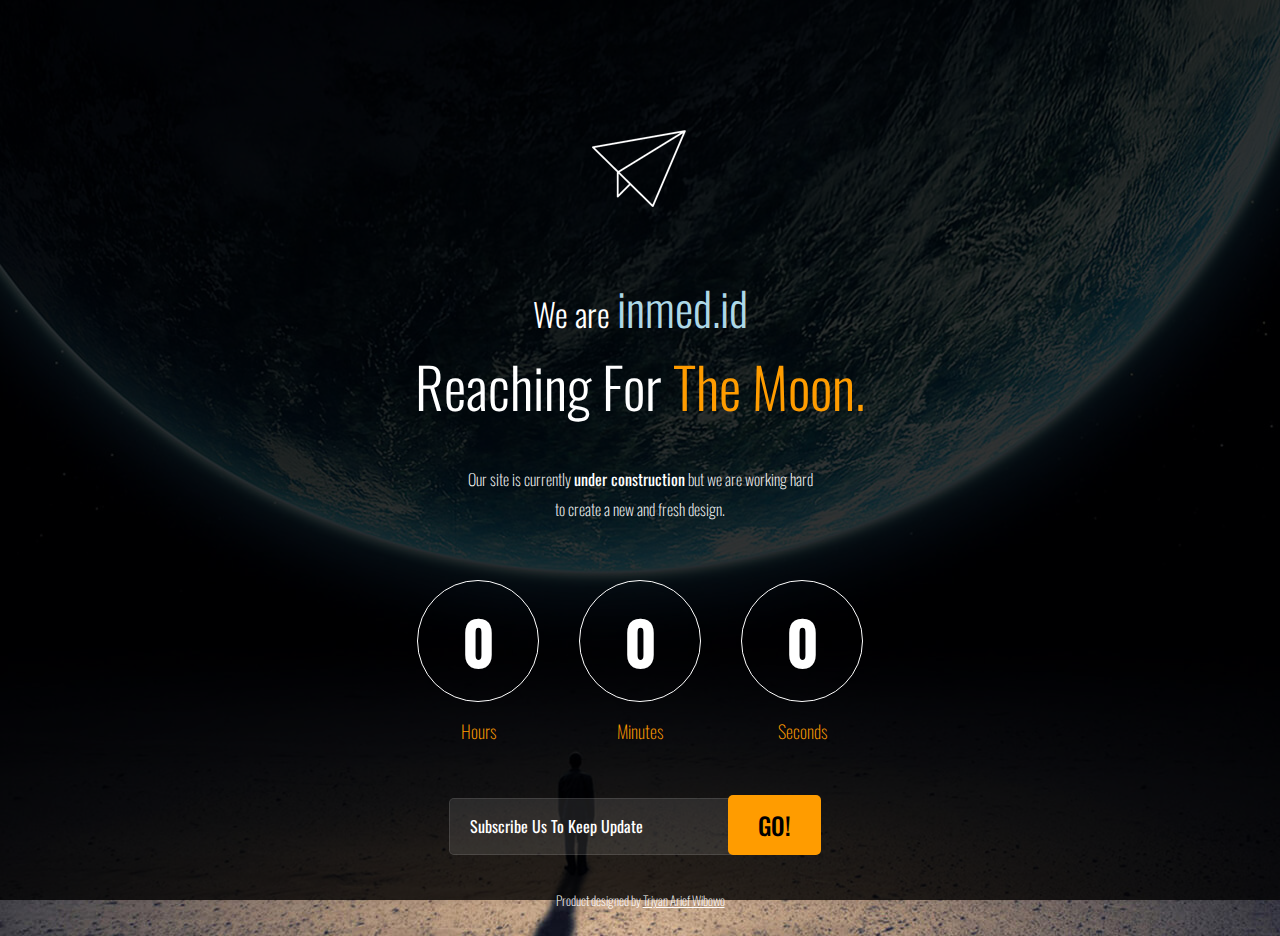
<file: index.html>
﻿<!DOCTYPE html>
<html>
<head>
<meta http-equiv="Content-Type" content="text/html;charset=utf-8">
<title>INMED.ID</title>
<link rel="shortcut icon" href="http://www.insanmedika.co.id/assets/images/favicon.png">
<!--CSS-->
<link rel="stylesheet" href="css/style.css">
<link rel="stylesheet" href="css/bootstrap-light.css">
<link href='http://fonts.googleapis.com/css?family=Oswald:400,300,700' rel='stylesheet' type='text/css'>
<!--/CSS-->

<!--JS-->
<script src="http://ajax.googleapis.com/ajax/libs/jquery/1.11.0/jquery.min.js"></script>
<script src="js/jquery.plugin.js"></script>
<script src="js/jquery.countdown.js"></script>
<script>
$(function () {
	$('#defaultCountdown').countdown({until: new Date(2018, 3-1, 12)});
	// buat ganti waktu countdown
});
</script>
<!--/JS-->

</head>

<body>

<!--DARK OVERLAY-->
<div class="overlay"></div>
<!--/DARK OVERLAY-->

<!--WRAP-->
<div id="wrap">
	<!--CONTAINER-->
	<div class="container">
		<img src="images/paperplane.png" alt="Paper Plane" class="image-align" />
		<h1>
			<span>We are <span class="lightblue">inmed.id</span></span><br/>
			Reaching For <span class="yellow">The Moon.</span>
		</h1>
		<p>Our site is currently <strong>under construction</strong> but we are working hard<br/> to create a new and fresh design.</p>
		<div id="defaultCountdown"></div>
		<form action="#">
			<input type="text" name="email" id="email" value="Subscribe Us To Keep Update">
			<input type="submit" value="GO!">
		</form>
		<p class="copyright">Product designed by <a href="https://github.com/triyanarief/" target="_blank">Triyan Arief Wibowo</a></p>
	</div>
	<!--/CONTAINER-->
</div>
<!--/WRAP-->

</body>
</html>
</file>
<file: css/style.css>
body{
	font-family:'Oswald', Arial;
	color:#fff;
	background:url(../images/bg.jpg) top center no-repeat #000;
}

.overlay{
	background:rgba(0,0,0,.8);
	position:absolute;
	left:0;
	top:0;
	bottom:0;
	right:0;
	width:100%;
	height:100%;
	z-index:1;
	overflow:hidden;
}

@media (min-width: 1200px){
	.container {
		width:1170px;
	}
}

#wrap{
	width:100%;
	height:100%;
	display:table;
	position:relative;
	z-index:10000;
}

#defaultCountdown{
	z-index:2;
	margin:0 auto;
	display:table;
	position:relative;
}

.countdown-row {
	margin:0 auto;
	width:100%;
	display:table;
	text-align:center;
}

.countdown-section {
	display: block;
	float: left;
	text-align: center;
	width:120px;
	height:120px;
	border-radius:50%;
	-webkit-border-radius:50%;
	-moz-border-radius:50%;
	border:solid 1px #fff;
	text-align:center;
	margin:40px 20px;
}

.countdown-amount {
    font-size: 60px;
	font-weight:700;
	line-height:120px;
}
.countdown-period {
    display: block;
	line-height:60px;
	color:#ff9c00;
	font-size:18px;
	font-weight:100;
}

.image-align{
	margin:0 auto;
	text-align:center;
	display:block;
	padding-top: 100px;
}

h1{
	font-size:56px;
	font-weight:300;
	text-align:center;
}

h1 span{
	font-size:32px;
}

.yellow{
	color:#ff9c00;
	font-size:56px;
}

.lightblue{
	color: lightblue;
	font-size:46px;
}

p{
	font-size:16px;
	line-height:30px;
	text-align:center;
	font-weight:100;
}

form{
	margin:0 auto;
	display:table;
	margin-top:50px;
}

input[type="text"]{
	border-radius:5px;
	-webkit-border-radius:5px;
	-moz-border-radius:5px;
	background:rgba(255,255,255,.1);
	-webkit-background-clip: padding-box !important;
	background-clip: padding-box !important;
	border:none;
	border: 1px solid rgba(255, 255, 255, 0.2);
	height:53px;
	color:#fff;
	font-family:'Oswald', Arial;
	font-size:16px;
	padding-left:20px;
	width:265px;
}

input[type="submit"]{
	border-radius: 5px;
	-webkit-border-radius: 5px;
	-moz-border-radius: 5px;
	font-family: 'Oswald', Arial;
	background: #ff9c00;
	color: #000;
	border: none;
	font-size: 24px;
	font-weight: 500;
	padding: 12px 30px;
	position: relative;
	top: 3px;
	left: -10px;
	-webkit-transition: all .3s ease;
	-moz-transition: 	all .3s ease;
	-ms-transition: 	all .3s ease;
	-o-transition: 		all .3s ease;
	transition: 		all .3s ease;
}

input[type="submit"]:hover{
	color: #FFF;
}

a{
color:#fff;
text-decoration:underline;
}

p.copyright{
font-size:13px;
margin-top:30px;
}


/*------------------------------------------------*/
/* Responsive styles */
/*------------------------------------------------*/

@media (min-width: 561px) and (max-width: 720px) {

	.countdown-section {
		margin:5px;
	}

}

@media (max-width: 600px){

	.countdown-section {
		display: block;
		float: left;
		text-align: center;
		width:75px;
		height:75px;
		margin:6px;
	}

	.countdown-amount {
		font-size: 32px;
		font-weight:700;
		line-height:74px;
	}

}

@media (max-width: 420px){

	.countdown-section {
		display: block;
		float: left;
		text-align: center;
		width:56px;
		height:56px;
		margin:2px;
	}

	.countdown-amount {
		font-size: 24px;
		font-weight:700;
		line-height:58px;
	}

	.image-align{
		padding-top: 20px;
		width:30%;
	}

	h1,.yellow{
		font-size:32px;
	}

	h1 span{
	font-size:18px;
	}

	input[type="text"]{
		width:150px;
		font-size:14px;
		padding-left:5px;
	}

	input[type="submit"]{
		left:-3px;
		top:5px;
	}

}
</file>
